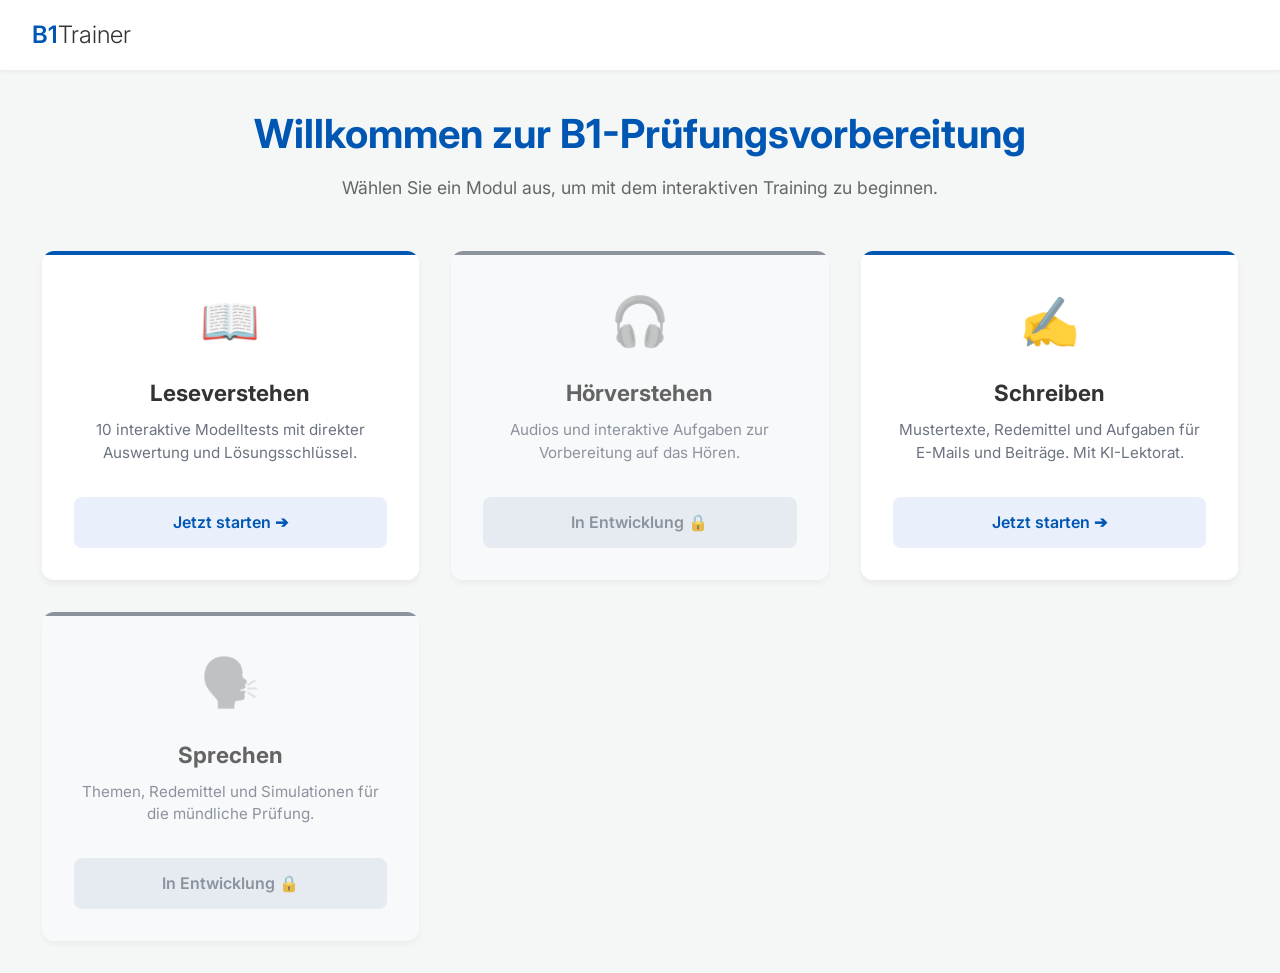
<file: index.html>
<!DOCTYPE html>
<html lang="de">
<head>
    <meta charset="UTF-8">
    <meta name="viewport" content="width=device-width, initial-scale=1.0">
    <title>Goethe-Zertifikat B1: Vorbereitung</title>
    <link rel="stylesheet" href="styles.css">
    <link href="https://fonts.googleapis.com/css2?family=Inter:wght@300;400;600&display=swap" rel="stylesheet">
</head>
<body>
    <header class="app-header">
        <div class="logo">B1<span>Trainer</span></div>
    </header>

    <main class="app-main">
        <section class="view active">
            <div class="hero">
                <h1>Willkommen zur B1-Prüfungsvorbereitung</h1>
                <p>Wählen Sie ein Modul aus, um mit dem interaktiven Training zu beginnen.</p>
            </div>
            
            <div class="dashboard-grid">
                <!-- Lesen (Aktive) -->
                <a href="lesen.html" class="dashboard-card active-card">
                    <div class="card-icon">📖</div>
                    <h3>Leseverstehen</h3>
                    <p>10 interaktive Modelltests mit direkter Auswertung und Lösungsschlüssel.</p>
                    <div class="card-status status-ready">Jetzt starten ➔</div>
                </a>

                <!-- Hören (Gesperrt) -->
                <div class="dashboard-card locked-card">
                    <div class="card-icon">🎧</div>
                    <h3>Hörverstehen</h3>
                    <p>Audios und interaktive Aufgaben zur Vorbereitung auf das Hören.</p>
                    <div class="card-status status-locked">In Entwicklung 🔒</div>
                </div>

                <!-- Schreiben (Aktive) -->
                <a href="schreiben.html" class="dashboard-card active-card">
                    <div class="card-icon">✍️</div>
                    <h3>Schreiben</h3>
                    <p>Mustertexte, Redemittel und Aufgaben für E-Mails und Beiträge. Mit KI-Lektorat.</p>
                    <div class="card-status status-ready">Jetzt starten ➔</div>
                </a>

                <!-- Sprechen (Gesperrt) -->
                <div class="dashboard-card locked-card">
                    <div class="card-icon">🗣️</div>
                    <h3>Sprechen</h3>
                    <p>Themen, Redemittel und Simulationen für die mündliche Prüfung.</p>
                    <div class="card-status status-locked">In Entwicklung 🔒</div>
                </div>
            </div>
        </section>
    </main>
</body>
</html>
</file>
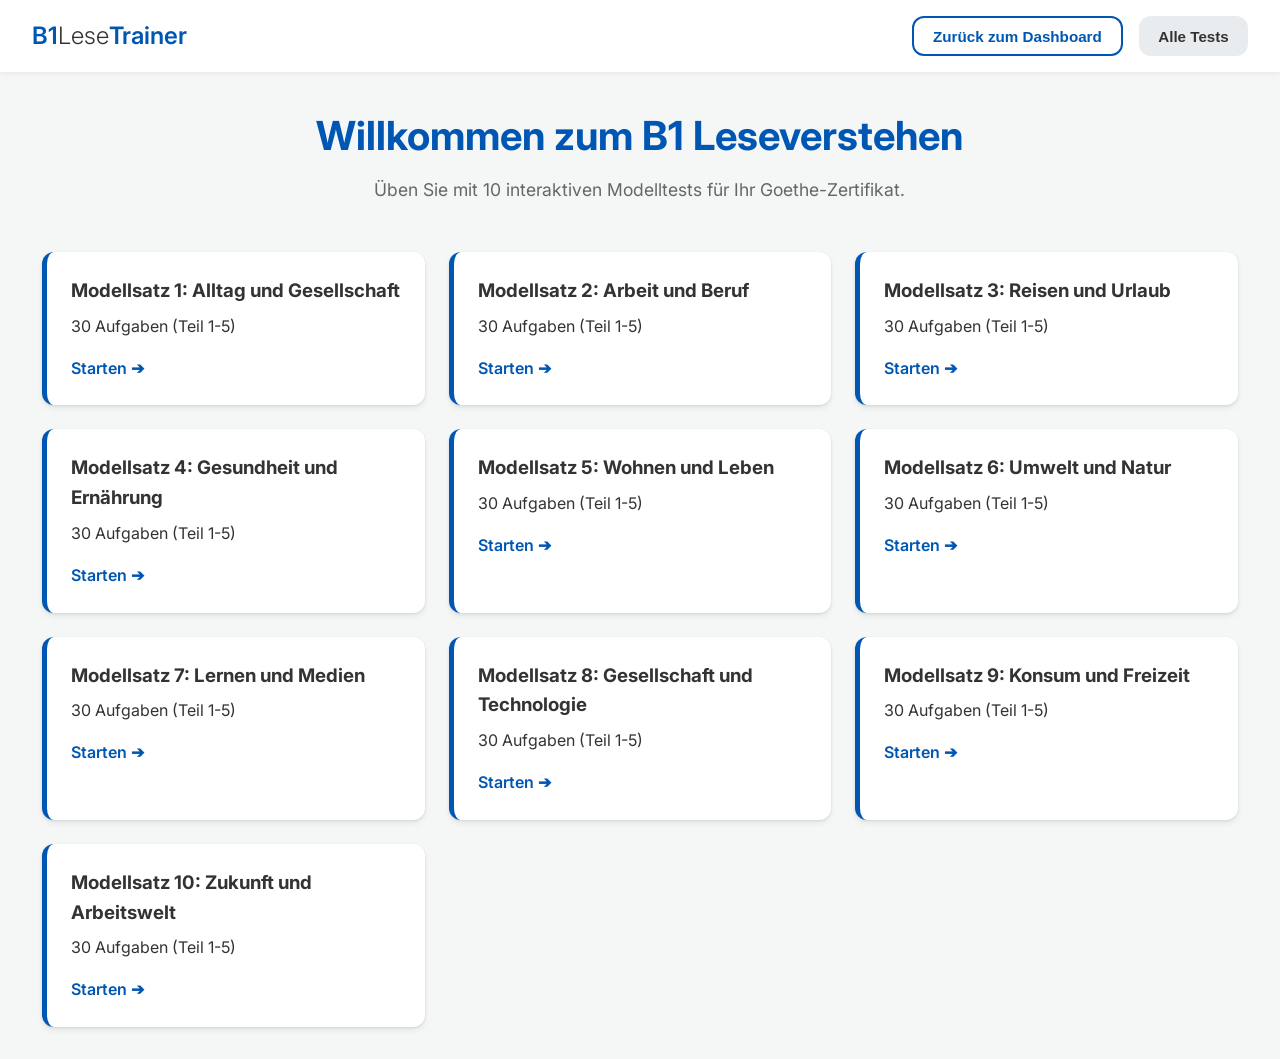
<file: lesen.html>
<!DOCTYPE html>
<html lang="de">
<head>
    <meta charset="UTF-8">
    <meta name="viewport" content="width=device-width, initial-scale=1.0">
    <title>Goethe-Zertifikat B1: Leseverstehen</title>
    <link rel="stylesheet" href="styles.css">
    <link href="https://fonts.googleapis.com/css2?family=Inter:wght@300;400;600&display=swap" rel="stylesheet">
</head>
<body>
    <header class="app-header">
        <div class="logo">B1<span>Lese</span>Trainer</div>
        <nav style="display: flex; gap: 1rem;">
            <button id="btn-dashboard" class="btn outline" onclick="window.location.href='index.html'">Zurück zum Dashboard</button>
            <button id="btn-menu" class="btn secondary">Alle Tests</button>
        </nav>
    </header>

    <main class="app-main">
        <!-- Test Selection View -->
        <section id="view-tests" class="view active">
            <div class="hero">
                <h1>Willkommen zum B1 Leseverstehen</h1>
                <p>Üben Sie mit 10 interaktiven Modelltests für Ihr Goethe-Zertifikat.</p>
            </div>
            <div class="test-grid" id="test-grid">
                <!-- Tests will be rendered here by JS -->
            </div>
        </section>

        <!-- Active Test View -->
        <section id="view-active-test" class="view hidden">
            <div class="test-header">
                <h2 id="current-test-title">Modellsatz</h2>
                <div class="progress-bar">
                    <div class="progress" id="test-progress"></div>
                </div>
                <div class="part-selector" id="part-selector">
                    <!-- Part buttons rendered here -->
                </div>
            </div>

            <div class="test-content" id="test-content">
                <!-- Current part content rendered here -->
            </div>

            <div class="test-footer">
                <button id="btn-prev" class="btn outline" disabled>Zurück</button>
                <button id="btn-evaluate" class="btn primary hidden">Auswerten</button>
                <button id="btn-next" class="btn primary">Weiter</button>
            </div>
        </section>

        <!-- Results View -->
        <section id="view-results" class="view hidden">
            <div class="results-card">
                <h2>Ihre Ergebnisse</h2>
                <div class="score-display">
                    <div class="score-circle">
                        <span id="final-score">0</span><span>/ 30</span>
                    </div>
                </div>
                <p id="result-message" class="result-message">Gut gemacht!</p>
                <div id="results-details" class="results-details">
                    <!-- Detailed feedback here -->
                </div>
                <div id="detailed-answers" class="detailed-answers" style="margin-top: 2rem;">
                    <!-- Full Q&A list for review and print -->
                </div>
                <div style="margin-top: 2rem; display: flex; gap: 1rem; justify-content: center; flex-wrap: wrap;">
                    <button id="btn-print" class="btn secondary">Ergebnisse drucken (PDF)</button>
                    <button id="btn-restart" class="btn primary">Zurück zur Übersicht</button>
                </div>
            </div>
        </section>
    </main>

    <script src="tests_data.js"></script>
    <script src="app.js"></script>
</body>
</html>
</file>
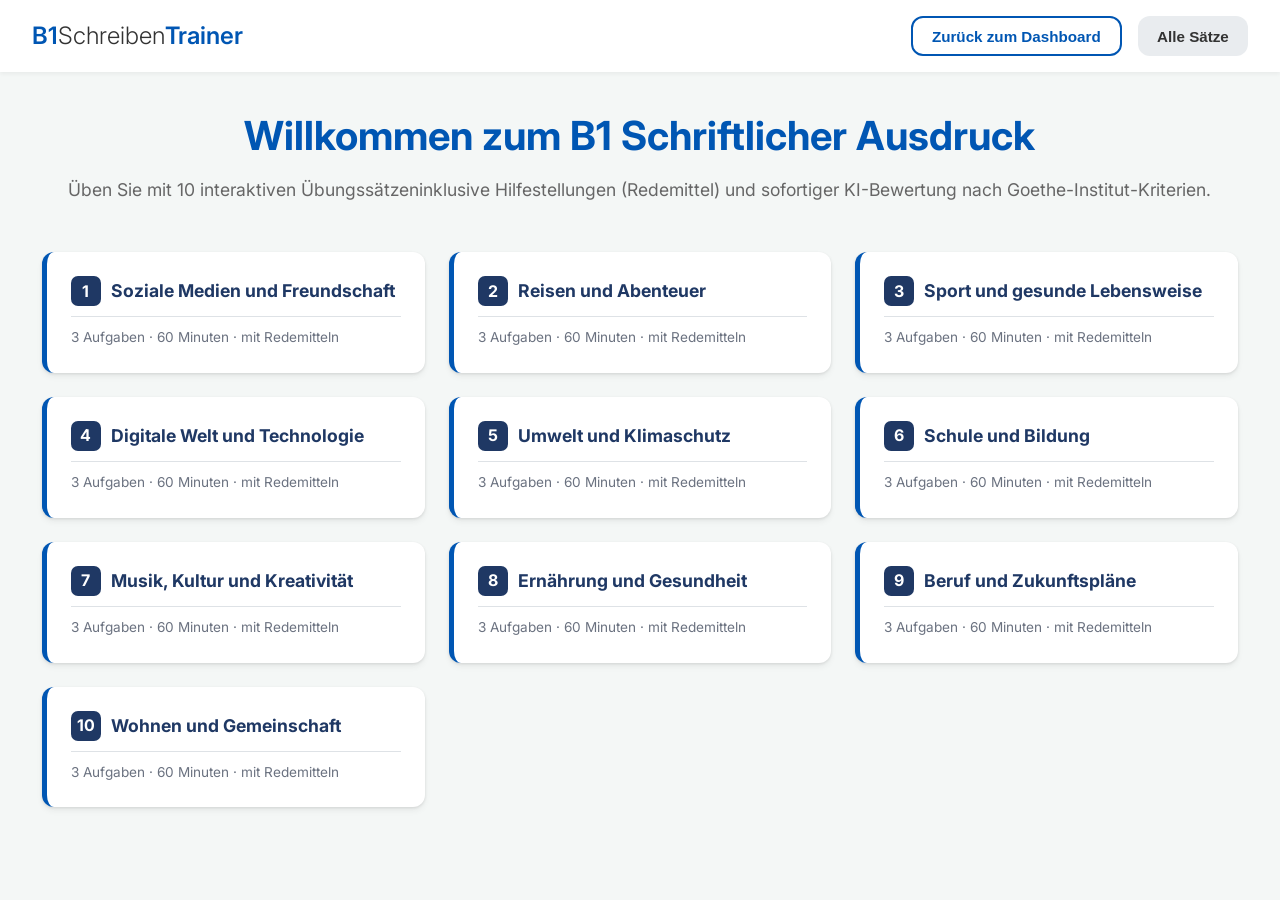
<file: schreiben.html>
<!DOCTYPE html>
<html lang="de">
<head>
    <meta charset="UTF-8">
    <meta name="viewport" content="width=device-width, initial-scale=1.0">
    <title>Goethe-Zertifikat B1: Schriftlicher Ausdruck</title>
    <link rel="stylesheet" href="styles.css">
    <link href="https://fonts.googleapis.com/css2?family=Inter:wght@300;400;600&display=swap" rel="stylesheet">
</head>
<body>
    <header class="app-header">
        <div class="logo">B1<span>Schreiben</span>Trainer</div>
        <nav style="display: flex; gap: 1rem;">
            <button id="btn-dashboard" class="btn outline" onclick="window.location.href='index.html'">Zurück zum Dashboard</button>
            <button id="btn-menu" class="btn secondary">Alle Sätze</button>
        </nav>
    </header>

    <main class="app-main">
        <!-- Set Selection View -->
        <section id="view-sets" class="view active">
            <div class="hero">
                <h1>Willkommen zum B1 Schriftlicher Ausdruck</h1>
                <p>Üben Sie mit 10 interaktiven Übungssätzeninklusive Hilfestellungen (Redemittel) und sofortiger KI-Bewertung nach Goethe-Institut-Kriterien.</p>
            </div>
            <div class="test-grid" id="set-grid">
                <!-- Sets will be rendered here -->
            </div>
        </section>

        <!-- Active Task View -->
        <section id="view-active-task" class="view hidden">
            <div class="test-header">
                <div>
                    <h2 id="current-set-title" style="margin-bottom: 0.3rem;">Satz</h2>
                    <p style="font-size: 0.9rem; color: var(--gray);">Goethe-Zertifikat B1 · Schriftlicher Ausdruck</p>
                </div>
                <!-- Task Progress / Navigation -->
                <div class="part-selector" id="task-selector">
                    <!-- Task buttons 1, 2, 3 rendered here -->
                </div>
            </div>

            <div class="test-content" id="task-content">
                <!-- Current task content rendered here -->
            </div>

            <!-- Navigation Footer -->
            <div class="test-footer" id="task-footer">
                <button id="btn-prev" class="btn outline" disabled>Zurück</button>
                <div id="footer-status" style="font-size: 0.9rem; color: var(--gray); font-weight: 600;">Aufgabe 1 von 3</div>
                <button id="btn-next" class="btn primary">Weiter</button>
            </div>
        </section>

        <!-- Summary View -->
        <section id="view-summary" class="view hidden">
            <!-- (existing contents) -->
            <div class="results-card">
                <div style="font-size: 3rem; margin-bottom: 1rem; text-align: center;" id="summary-icon">📋</div>
                <h2 style="text-align: center; margin-bottom: 0.5rem;" id="summary-title">Zusammenfassung</h2>
                <p style="text-align: center; margin-bottom: 2rem; color: var(--gray);" id="summary-subtitle">Satz 1: Thema</p>
                
                <div id="summary-grid" style="display: grid; grid-template-columns: repeat(auto-fit, minmax(200px, 1fr)); gap: 1rem; margin-bottom: 2rem;">
                    <!-- Summary cards rendered here -->
                </div>

                <div style="display: flex; gap: 1rem; justify-content: center;">
                    <button id="btn-restart" class="btn outline">← Alle Übungssätze</button>
                    <button id="btn-new-attempt" class="btn primary" style="background: var(--blue-dk);">↺ Neuer Versuch (Texte löschen)</button>
                </div>
            </div>
        </section>
    </main>

    <!-- API Key Modal -->
    <div id="api-modal" class="hidden" style="position: fixed; top: 0; left: 0; width: 100%; height: 100%; background: rgba(0,0,0,0.6); z-index: 9999; display: flex; align-items: center; justify-content: center; backdrop-filter: blur(4px);">
        <div style="background: white; border-radius: 12px; width: 100%; max-width: 500px; padding: 30px; box-shadow: 0 10px 25px rgba(0,0,0,0.2); animation: fadeUp 0.3s ease;">
            <h3 style="margin-top: 0; color: var(--blue-dk); display: flex; align-items: center; gap: 10px;"><span style="font-size: 1.5rem;">🔑</span> Google Gemini API Key</h3>
            <p style="font-size: 0.95rem; color: var(--text-main); margin-bottom: 15px; line-height: 1.5;">
                Damit die Künstliche Intelligenz Ihren Text nach Goethe-Kriterien korrigieren kann, wird ein kostenloser Zugangs-Schlüssel (API Key) benötigt.
            </p>
            <div style="background: #f0fdf4; border: 1px solid #86efac; border-radius: 8px; padding: 15px; margin-bottom: 20px;">
                <p style="margin: 0; font-size: 0.9rem; font-weight: bold; color: var(--success); margin-bottom: 8px;">Sie haben noch keinen?</p>
                <a href="https://aistudio.google.com/app/apikey" target="_blank" rel="noopener noreferrer" style="display: inline-block; background: var(--success); color: white; text-decoration: none; padding: 8px 12px; border-radius: 6px; font-weight: bold; font-size: 0.9rem; margin-bottom: 5px;">➔ Hier kostenlos erstellen (Google AI Studio)</a>
                <p style="margin: 0; font-size: 0.8rem; color: var(--text-light); margin-top: 5px;">Loggen Sie sich ein, klicken Sie auf "Create API Key" und fügen Sie den generierten Code unten ein.</p>
            </div>
            <label style="display: block; font-weight: 600; font-size: 0.9rem; color: var(--gray); margin-bottom: 5px;">Ihr persönlicher API Key:</label>
            <input type="password" id="api-key-input" placeholder="AIzaSy..." style="width: 100%; padding: 12px; border: 2px solid var(--border); border-radius: 8px; font-size: 1rem; margin-bottom: 20px; outline: none;">
            <div style="display: flex; gap: 10px; justify-content: flex-end;">
                <button id="btn-api-cancel" class="btn outline">Abbrechen</button>
                <button id="btn-api-save" class="btn primary" style="background: var(--blue-dk);">Schlüssel Speichern & KI Starten</button>
            </div>
        </div>
    </div>

    <script src="schreiben_data.js"></script>
    <script src="musterloesungen.js"></script>
    <script src="schreiben_app.js"></script>
</body>
</html>
</file>
<file: styles.css>
:root {
    --primary: #0056b3;
    --primary-light: #4d94ff;
    --secondary: #e9ecef;
    --text-main: #333333;
    --text-light: #666666;
    --bg-main: #f4f7f6;
    --bg-card: #ffffff;
    --success: #28a745;
    --error: #dc3545;
    --border: #dee2e6;
    --radius: 12px;
    --shadow: 0 4px 6px rgba(0,0,0,0.05), 0 1px 3px rgba(0,0,0,0.1);
}

* {
    margin: 0;
    padding: 0;
    box-sizing: border-box;
}

body {
    font-family: 'Inter', sans-serif;
    background-color: var(--bg-main);
    color: var(--text-main);
    line-height: 1.6;
}

/* Header */
.app-header {
    background: var(--bg-card);
    padding: 1rem 2rem;
    display: flex;
    justify-content: space-between;
    align-items: center;
    box-shadow: 0 2px 4px rgba(0,0,0,0.05);
    position: sticky;
    top: 0;
    z-index: 100;
}

.logo {
    font-size: 1.5rem;
    font-weight: 600;
    color: var(--primary);
}

.logo span {
    font-weight: 300;
    color: var(--text-main);
}

/* Buttons */
.btn {
    padding: 0.6rem 1.2rem;
    border-radius: var(--radius);
    border: none;
    font-weight: 600;
    cursor: pointer;
    transition: all 0.2s ease;
    font-size: 0.95rem;
}

.btn.primary {
    background-color: var(--primary);
    color: white;
}

.btn.primary:hover {
    background-color: #004494;
    transform: translateY(-1px);
}

.btn.primary:disabled {
    background-color: #a0c4ff;
    cursor: not-allowed;
    transform: none;
}

.btn.secondary {
    background-color: var(--secondary);
    color: var(--text-main);
}

.btn.secondary:hover {
    background-color: #d3d9df;
}

.btn.outline {
    background-color: transparent;
    border: 2px solid var(--primary);
    color: var(--primary);
}

.btn.outline:hover {
    background-color: var(--primary);
    color: white;
}

.btn.outline:disabled {
    border-color: #ccc;
    color: #ccc;
    cursor: not-allowed;
    background: transparent;
}


/* Layout */
.app-main {
    max-width: 96%;
    margin: 2rem auto;
    padding: 0 1rem;
}

.view {
    display: none;
    animation: fadeIn 0.4s ease;
}

.view.active {
    display: block;
}

@keyframes fadeIn {
    from { opacity: 0; transform: translateY(10px); }
    to { opacity: 1; transform: translateY(0); }
}

.hidden {
    display: none !important;
}

/* Hero Section */
.hero {
    text-align: center;
    margin-bottom: 3rem;
}

.hero h1 {
    font-size: 2.5rem;
    margin-bottom: 0.5rem;
    color: var(--primary);
}

.hero p {
    font-size: 1.1rem;
    color: var(--text-light);
}

/* Test Grid */
.test-grid {
    display: grid;
    grid-template-columns: repeat(auto-fill, minmax(300px, 1fr));
    gap: 1.5rem;
}

.test-card {
    background: var(--bg-card);
    padding: 1.5rem;
    border-radius: var(--radius);
    box-shadow: var(--shadow);
    transition: transform 0.2s, box-shadow 0.2s;
    cursor: pointer;
    border-left: 5px solid var(--primary);
}

.test-card:hover {
    transform: translateY(-5px);
    box-shadow: 0 10px 15px rgba(0,0,0,0.1);
}

.test-card h3 {
    margin-bottom: 0.5rem;
}

/* Active Test */
.test-header {
    background: var(--bg-card);
    padding: 1.5rem;
    border-radius: var(--radius);
    box-shadow: var(--shadow);
    margin-bottom: 1.5rem;
}

.progress-bar {
    height: 8px;
    background: var(--secondary);
    border-radius: 4px;
    margin: 1rem 0;
    overflow: hidden;
}

.progress {
    height: 100%;
    background: var(--primary);
    width: 20%;
    transition: width 0.3s ease;
}

.part-selector {
    display: flex;
    gap: 0.5rem;
}

.part-btn {
    flex: 1;
    padding: 0.5rem;
    border: 1px solid var(--border);
    background: transparent;
    border-radius: 6px;
    cursor: pointer;
    font-weight: 600;
    color: var(--text-light);
}

.part-btn.active {
    background: var(--primary);
    color: white;
    border-color: var(--primary);
}

.test-content {
    background: var(--bg-card);
    padding: 2rem;
    border-radius: var(--radius);
    box-shadow: var(--shadow);
    margin-bottom: 1.5rem;
    min-height: 400px;
}

.test-footer {
    display: flex;
    justify-content: space-between;
}

/* Two Column Layout */
.two-column-layout {
    display: grid;
    grid-template-columns: 1fr 1fr;
    gap: 2rem;
}

.left-pane {
    max-height: 60vh;
    overflow-y: auto;
    padding-right: 1rem;
}

.right-pane {
    max-height: 60vh;
    overflow-y: auto;
    padding-right: 1rem;
}

/* Question Styles */
.instructions {
    background: #eef5ff;
    padding: 1rem;
    border-radius: 8px;
    margin-bottom: 1.5rem;
    font-style: italic;
    color: #444;
}

.reading-text {
    border-left: 3px solid #ccc;
    padding-left: 1rem;
    margin-bottom: 2rem;
    line-height: 1.8;
}

.question-block {
    margin-bottom: 1.5rem;
    padding-bottom: 1.5rem;
    border-bottom: 1px solid var(--border);
}

.question-block:last-child {
    border-bottom: none;
}

.question-text {
    font-weight: 600;
    margin-bottom: 0.8rem;
}

.options {
    display: flex;
    flex-direction: column;
    gap: 0.5rem;
}

.option-label {
    display: flex;
    align-items: center;
    gap: 0.8rem;
    padding: 0.8rem 1rem;
    border: 1px solid var(--border);
    border-radius: 8px;
    cursor: pointer;
    transition: all 0.2s;
}

.option-label:hover {
    background: #f8f9fa;
}

.option-label.selected {
    background: #eef5ff;
    border-color: var(--primary-light);
}

input[type="radio"] {
    width: 1.2rem;
    height: 1.2rem;
    accent-color: var(--primary);
}

/* Matching styles (Teil 3) */
.matching-grid {
    display: grid;
    grid-template-columns: 1fr;
    gap: 1rem;
}

.situation-box, .anzeige-box {
    padding: 1rem;
    border: 1px solid var(--border);
    border-radius: 8px;
    background: #fafafa;
}

.match-select {
    width: 100%;
    padding: 0.5rem;
    margin-top: 0.5rem;
    border-radius: 4px;
    border: 1px solid #ccc;
}

/* Evaluation Styles */
.option-label.correct {
    background: #d4edda;
    border-color: var(--success);
}
.option-label.incorrect {
    background: #f8d7da;
    border-color: var(--error);
}

/* Results View */
.results-card {
    background: var(--bg-card);
    padding: 3rem 2rem;
    border-radius: var(--radius);
    box-shadow: var(--shadow);
    text-align: center;
}

.score-display {
    margin: 2rem 0;
    display: flex;
    justify-content: center;
}

.score-circle {
    width: 150px;
    height: 150px;
    border-radius: 50%;
    border: 8px solid var(--primary);
    display: flex;
    align-items: center;
    justify-content: center;
    font-size: 2.5rem;
    font-weight: bold;
    color: var(--primary);
}

.score-circle span:last-child {
    font-size: 1.2rem;
    color: var(--text-light);
    margin-left: 0.2rem;
}

.result-message {
    font-size: 1.2rem;
    margin-bottom: 2rem;
}

.results-details {
    text-align: left;
    margin-top: 2rem;
}
.result-part-summary {
    display: flex;
    justify-content: space-between;
    padding: 0.5rem 0;
    border-bottom: 1px solid var(--border);
}

/* Responsive adjustments */
@media (max-width: 800px) {
    .two-column-layout {
        grid-template-columns: 1fr;
    }
    .left-pane, .right-pane {
        max-height: none;
        overflow-y: visible;
    }
}
@media (max-width: 600px) {
    .part-selector { flex-wrap: wrap; }
    .part-btn { flex: 1 1 30%; }
}

/* ======== QA Detailed Results List ======== */
.qa-list {
    display: flex;
    flex-direction: column;
    gap: 1rem;
    margin-top: 1.5rem;
    text-align: left;
}
.qa-part-title {
    font-size: 1.25rem;
    font-weight: 600;
    color: var(--primary);
    margin-top: 1.5rem;
    padding-bottom: 0.5rem;
    border-bottom: 2px solid var(--gray-light);
}
.qa-row {
    background: #fff;
    border: 1px solid var(--gray-light);
    border-radius: var(--radius);
    padding: 1rem;
    box-shadow: 0 2px 4px rgba(0,0,0,0.02);
}
.qa-row.correct {
    border-left: 4px solid var(--success);
}
.qa-row.incorrect {
    border-left: 4px solid var(--error);
}
.qa-question {
    font-weight: 500;
    margin-bottom: 0.75rem;
    font-size: 0.95rem;
}
.qa-answers {
    display: flex;
    gap: 1rem;
    flex-wrap: wrap;
    font-size: 0.9rem;
}
.qa-ans-badge {
    display: inline-block;
    padding: 0.2rem 0.5rem;
    border-radius: 4px;
    font-weight: 600;
    color: white;
}
.bg-correct {
    background: var(--success);
}
.bg-incorrect {
    background: var(--error);
}

/* ======== PRINT STYLES ======== */
@media print {
    body {
        margin: 0;
        padding: 0;
        background: #fff;
    }
    .app-header, 
    .app-main > section:not(#view-results), 
    .test-footer,
    #btn-restart,
    #btn-print {
        display: none !important;
    }

    #view-results {
        display: block !important;
        position: static !important;
        padding: 0 !important;
        margin: 0 !important;
        background: none !important;
        box-shadow: none !important;
    }

    .results-card {
        padding: 0 !important;
        box-shadow: none !important;
        background: transparent !important;
    }

    .qa-row {
        page-break-inside: avoid;
        border: 1px solid #ccc;
        background: transparent !important;
    }

    /* Webkit Print colors: ensure backgrounds are printed */
    * {
        -webkit-print-color-adjust: exact !important;
        print-color-adjust: exact !important;
    }

    /* Don't print the detailed summaries at top if they waste space, but it's okay to keep */
    .results-details {
        page-break-after: always;
    }
}

/* ======== Dashboard Styles ======== */
.dashboard-grid {
    display: grid;
    grid-template-columns: repeat(auto-fit, minmax(280px, 1fr));
    gap: 2rem;
    margin-top: 2rem;
}

.dashboard-card {
    background: #fff;
    border-radius: var(--radius);
    padding: 2rem;
    box-shadow: 0 4px 6px rgba(0,0,0,0.05);
    text-align: center;
    position: relative;
    overflow: hidden;
    display: flex;
    flex-direction: column;
    justify-content: space-between;
    text-decoration: none;
    color: var(--text-dark);
}

.dashboard-card::before {
    content: '';
    position: absolute;
    top: 0; left: 0; right: 0; height: 4px;
}

.dashboard-card h3 {
    margin: 1rem 0 0.5rem;
    font-size: 1.4rem;
}

.dashboard-card p {
    color: var(--gray);
    font-size: 0.95rem;
    line-height: 1.5;
    flex-grow: 1;
    margin-bottom: 2rem;
}

.card-icon {
    font-size: 3rem;
    opacity: 0.9;
}

.card-status {
    font-weight: 600;
    padding: 0.8rem;
    border-radius: 8px;
    margin-top: auto;
}

/* Active Card (Lesen) */
.active-card {
    transition: transform 0.2s, box-shadow 0.2s;
    cursor: pointer;
}
.active-card::before {
    background: var(--primary);
}
.active-card:hover {
    transform: translateY(-5px);
    box-shadow: 0 10px 15px rgba(0,0,0,0.1);
}
.status-ready {
    background: rgba(43, 98, 217, 0.1);
    color: var(--primary);
}
.active-card:hover .status-ready {
    background: var(--primary);
    color: #fff;
}

/* Locked Card */
.locked-card {
    opacity: 0.75;
    background: #f8fafc;
    cursor: not-allowed;
}
.locked-card::before {
    background: var(--gray);
}
.locked-card .card-icon {
    filter: grayscale(100%);
    opacity: 0.5;
}
.status-locked {
    background: #e2e8f0;
    color: var(--gray);
}

/* ======== SCHREIBEN VARIABLES ======== */
:root {
    --orange: #E8701A;
    --orange-lt: #F5D5B8;
    --blue-dk: #1F3864;
    --blue-md: #2E5797;
    --blue-lt: #d5e6f5;
    --cream: #FAF7F2;
    --warn: #ca8a04;
    --red: #dc2626;
    --gray: #6b7280;
}

@keyframes spin {
    to { transform: rotate(360deg); }
}
@keyframes fadeUp {
    from { opacity: 0; transform: translateY(10px); }
    to { opacity: 1; transform: translateY(0); }
}

.hidden {
    display: none !important;
}
</file>
